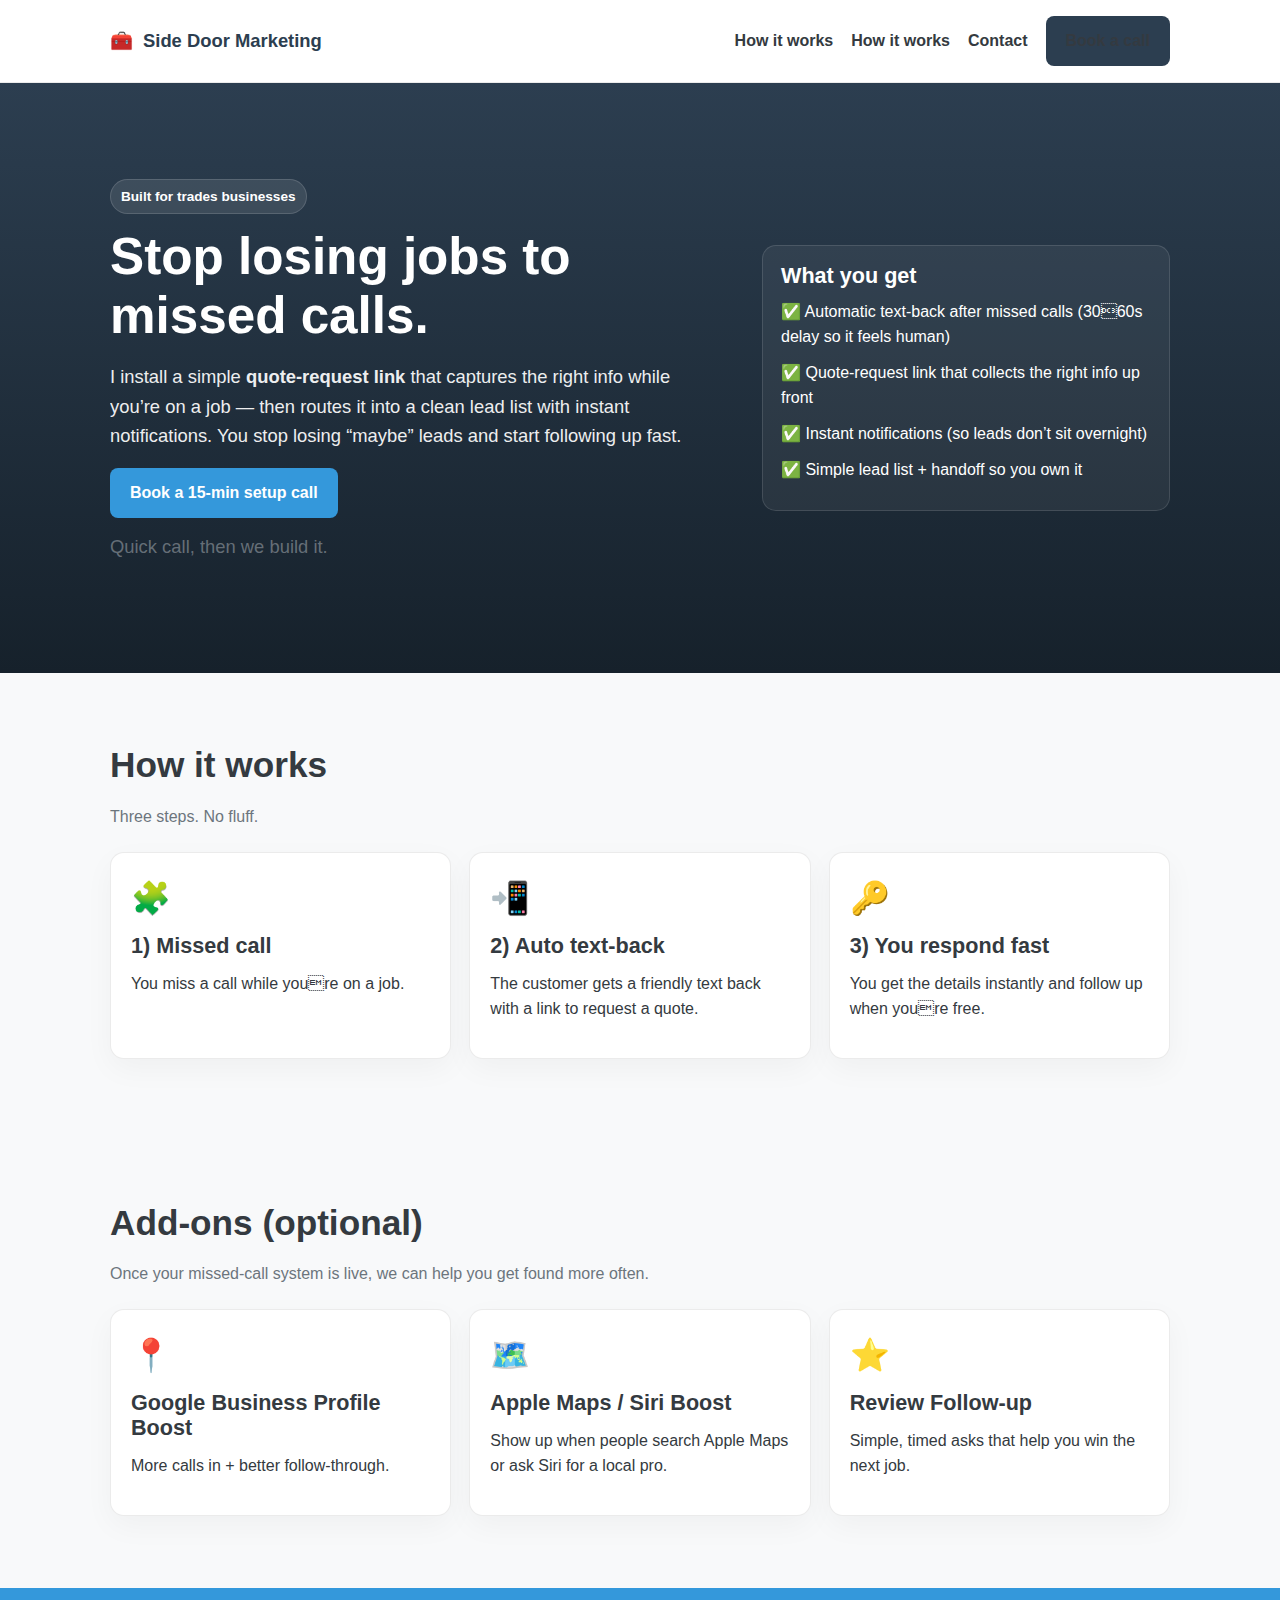
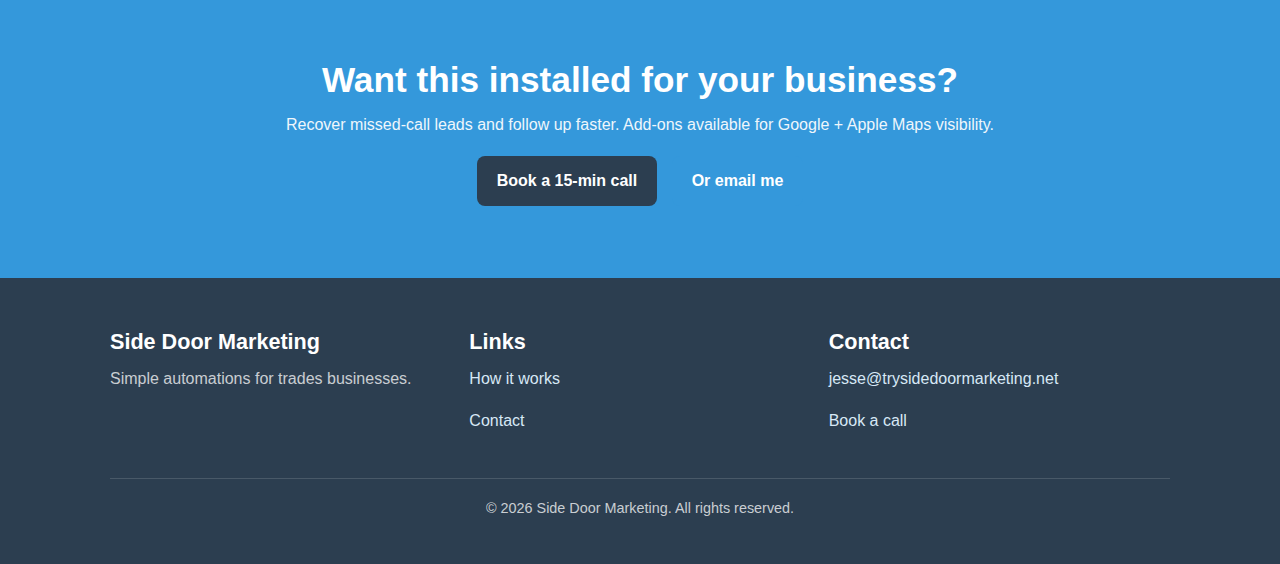
<file: index.html>
<!DOCTYPE html>
<html lang="en">
<head>
  <meta charset="UTF-8" />
  <meta name="viewport" content="width=device-width, initial-scale=1.0" />
  <title>Side Door Marketing — Stop Losing Jobs to Missed Calls</title>
  <meta name="description" content="Stop losing jobs to missed calls. We set up automatic text-back + a quote-request link + instant notifications so leads don't slip away." />
  <style>
    :root {
      --primary: #3498db;
      --secondary: #2c3e50;
      --accent: #e74c3c;
      --light: #f8f9fa;
      --dark: #343a40;
      --muted: #6c757d;
      --success: #28a745;
      --card: #ffffff;
      --border: rgba(0,0,0,0.08);
    }

    * { margin: 0; padding: 0; box-sizing: border-box; }

    body {
      font-family: 'Segoe UI', Tahoma, Geneva, Verdana, sans-serif;
      line-height: 1.6;
      color: var(--dark);
      background: var(--light);
    }

    .container {
      width: 100%;
      max-width: 1100px;
      margin: 0 auto;
      padding: 0 20px;
    }

    section { padding: 72px 0; }

    h1, h2, h3 { line-height: 1.15; }
    h1 { font-size: 3.2rem; font-weight: 800; margin-bottom: 16px; }
    h2 { font-size: 2.2rem; font-weight: 700; margin-bottom: 18px; }
    h3 { font-size: 1.35rem; font-weight: 700; margin-bottom: 12px; }

    p { margin-bottom: 1rem; }

    .muted { color: var(--muted); }

    .btn {
      display: inline-block;
      padding: 12px 20px;
      background: var(--primary);
      color: white;
      text-decoration: none;
      border-radius: 8px;
      font-weight: 700;
      transition: transform 0.15s ease, box-shadow 0.15s ease, background 0.15s ease;
      border: none;
      cursor: pointer;
      font-size: 1rem;
    }

    .btn:hover {
      background: #2980b9;
      transform: translateY(-1px);
      box-shadow: 0 8px 22px rgba(0,0,0,0.10);
    }

    .btn-secondary { background: var(--secondary); }
    .btn-secondary:hover { background: #1e2b38; }

    /* Header */
    header {
      background: white;
      border-bottom: 1px solid var(--border);
      position: sticky;
      top: 0;
      z-index: 100;
    }

    .navbar {
      display: flex;
      justify-content: space-between;
      align-items: center;
      padding: 16px 0;
      gap: 16px;
    }

    .logo {
      font-size: 1.15rem;
      font-weight: 800;
      color: var(--secondary);
      text-decoration: none;
      display: flex;
      align-items: center;
      gap: 10px;
      white-space: nowrap;
    }

    .nav-links { display: flex; list-style: none; gap: 18px; align-items: center; }
    .nav-links a { text-decoration: none; color: var(--dark); font-weight: 600; }
    .nav-links a:hover { color: var(--primary); }

    .mobile-menu-btn {
      display: none;
      background: none;
      border: none;
      cursor: pointer;
      font-size: 1.6rem;
      padding: 6px 10px;
      border-radius: 8px;
    }

    /* Hero */
    .hero {
      background: linear-gradient(180deg, var(--secondary), #16212b);
      color: white;
      padding: 96px 0;
      text-align: left;
    }

    .hero-grid {
      display: grid;
      grid-template-columns: 1.2fr 0.8fr;
      gap: 40px;
      align-items: center;
    }

    .hero p {
      font-size: 1.15rem;
      opacity: 0.92;
      max-width: 46rem;
    }

    .hero .cta-row { display: flex; flex-wrap: wrap; gap: 12px; margin-top: 18px; }

    .hero-bullets {
      background: rgba(255,255,255,0.06);
      border: 1px solid rgba(255,255,255,0.12);
      border-radius: 14px;
      padding: 18px;
    }

    .hero-bullets ul { list-style: none; }
    .hero-bullets li { margin: 10px 0; }

    .pill {
      display: inline-block;
      padding: 6px 10px;
      background: rgba(255,255,255,0.10);
      border: 1px solid rgba(255,255,255,0.14);
      border-radius: 999px;
      font-weight: 700;
      font-size: 0.85rem;
      margin-bottom: 14px;
    }

    /* Cards / grids */
    .grid-3 {
      display: grid;
      grid-template-columns: repeat(3, 1fr);
      gap: 18px;
      margin-top: 22px;
    }

    .card {
      background: var(--card);
      border: 1px solid var(--border);
      border-radius: 14px;
      padding: 20px;
      box-shadow: 0 10px 30px rgba(0,0,0,0.04);
    }

    .card .icon { font-size: 2rem; margin-bottom: 10px; }

    /* CTA band */
    .cta-band {
      background: var(--primary);
      color: white;
      text-align: center;
      padding: 72px 0;
    }

    .cta-band h2 { margin-bottom: 12px; }

    /* Footer */
    footer {
      background: var(--secondary);
      color: white;
      padding: 52px 0 28px;
    }

    .footer-grid {
      display: grid;
      grid-template-columns: repeat(3, 1fr);
      gap: 18px;
      margin-bottom: 28px;
    }

    footer a { color: #d7e8f6; text-decoration: none; }
    footer a:hover { text-decoration: underline; }

    .footer-bottom {
      border-top: 1px solid rgba(255,255,255,0.14);
      padding-top: 18px;
      text-align: center;
      font-size: 0.9rem;
      color: rgba(255,255,255,0.75);
    }

    /* Responsive */
    @media (max-width: 900px) {
      .hero-grid { grid-template-columns: 1fr; }
      .grid-3 { grid-template-columns: 1fr; }
      .footer-grid { grid-template-columns: 1fr; }
    }

    @media (max-width: 768px) {
      h1 { font-size: 2.5rem; }
      h2 { font-size: 1.9rem; }

      .mobile-menu-btn { display: inline-block; }

      .nav-links {
        position: fixed;
        top: 64px;
        left: 0;
        right: 0;
        background: white;
        flex-direction: column;
        padding: 16px 0;
        border-bottom: 1px solid var(--border);
        transform: translateY(-150%);
        transition: transform 0.2s ease;
      }

      .nav-links.active { transform: translateY(0); }
    }
  </style>
</head>
<body>
  <header>
    <div class="container">
      <nav class="navbar">
        <a href="index.html" class="logo">🧰 <span>Side Door Marketing</span></a>
        <button class="mobile-menu-btn" aria-label="Open menu">☰</button>
        <ul class="nav-links">
          <li><a href="#how">How it works</a></li>
          <li><a href="#how">How it works</a></li>
          <li><a href="contact.html">Contact</a></li>
          <li><a class="btn btn-secondary" href="https://calendly.com/jesse981/automation-audit">Book a call</a></li>
        </ul>
      </nav>
    </div>
  </header>

  <section class="hero">
    <div class="container">
      <div class="hero-grid">
        <div>
          <div class="pill">Built for trades businesses</div>
          <h1>Stop losing jobs to missed calls.</h1>
          <p>
            I install a simple <strong>quote-request link</strong> that captures the right info while you’re on a job —
            then routes it into a clean lead list with instant notifications.
            You stop losing “maybe” leads and start following up fast.
          </p>

          <div class="cta-row">
            <a class="btn" href="https://calendly.com/jesse981/automation-audit">Book a 15‑min setup call</a>
            </div>

          <p class="muted" style="margin-top: 14px;">
            Quick call, then we build it.
          </p>
        </div>

        <div class="hero-bullets">
          <h3 style="margin-bottom: 10px;">What you get</h3>
          <ul>
            <li>✅ Automatic text-back after missed calls (3060s delay so it feels human)</li>
            <li>✅ Quote-request link that collects the right info up front</li>
            <li>✅ Instant notifications (so leads don’t sit overnight)</li>
            <li>✅ Simple lead list + handoff so you own it</li>
          </ul>
        </div>
      </div>
    </div>
  </section>

  <section id="how">
    <div class="container">
      <h2>How it works</h2>
      <p class="muted">Three steps. No fluff.</p>

      <div class="grid-3">
        <div class="card">
          <div class="icon">🧩</div>
          <h3>1) Missed call</h3>
          <p>You miss a call while youre on a job.</p>
        </div>
        <div class="card">
          <div class="icon">📲</div>
          <h3>2) Auto text-back</h3>
          <p>The customer gets a friendly text back with a link to request a quote.</p>
        </div>
        <div class="card">
          <div class="icon">🔑</div>
          <h3>3) You respond fast</h3>
          <p>You get the details instantly and follow up when youre free.</p>
        </div>
      </div>
    </div>
  </section>


  <section id="addons">
    <div class="container">
      <h2>Add-ons (optional)</h2>
      <p class="muted">Once your missed-call system is live, we can help you get found more often.</p>

      <div class="grid-3">
        <div class="card">
          <div class="icon">📍</div>
          <h3>Google Business Profile Boost</h3>
          <p>More calls in + better follow-through.</p>
        </div>
        <div class="card">
          <div class="icon">🗺️</div>
          <h3>Apple Maps / Siri Boost</h3>
          <p>Show up when people search Apple Maps or ask Siri for a local pro.</p>
        </div>
        <div class="card">
          <div class="icon">⭐</div>
          <h3>Review Follow-up</h3>
          <p>Simple, timed asks that help you win the next job.</p>
        </div>
      </div>
    </div>
  </section>

<section class="cta-band">
    <div class="container">
      <h2>Want this installed for your business?</h2>
      <p style="opacity: 0.92; max-width: 52rem; margin: 0 auto 18px;">
        Recover missed-call leads and follow up faster. Add-ons available for Google + Apple Maps visibility.
      </p>
      <a class="btn btn-secondary" href="https://calendly.com/jesse981/automation-audit">Book a 15‑min call</a>
      <a class="btn" style="margin-left: 10px;" href="contact.html">Or email me</a>
    </div>
  </section>

  <footer>
    <div class="container">
      <div class="footer-grid">
        <div>
          <h3>Side Door Marketing</h3>
          <p class="muted" style="color: rgba(255,255,255,0.75);">Simple automations for trades businesses.</p>
        </div>
        <div>
          <h3>Links</h3>
          <p><a href="#how">How it works</a></p>
          <p><a href="contact.html">Contact</a></p>
        </div>
        <div>
          <h3>Contact</h3>
          <p><a href="mailto:jesse@trysidedoormarketing.net">jesse@trysidedoormarketing.net</a></p>
          <p><a href="https://calendly.com/jesse981/automation-audit">Book a call</a></p>
        </div>
      </div>

      <div class="footer-bottom">
        <p>&copy; 2026 Side Door Marketing. All rights reserved.</p>
      </div>
    </div>
  </footer>

  <script>
    const mobileMenuBtn = document.querySelector('.mobile-menu-btn');
    const navLinks = document.querySelector('.nav-links');
    mobileMenuBtn.addEventListener('click', () => navLinks.classList.toggle('active'));
  </script>
</body>
</html>
</file>
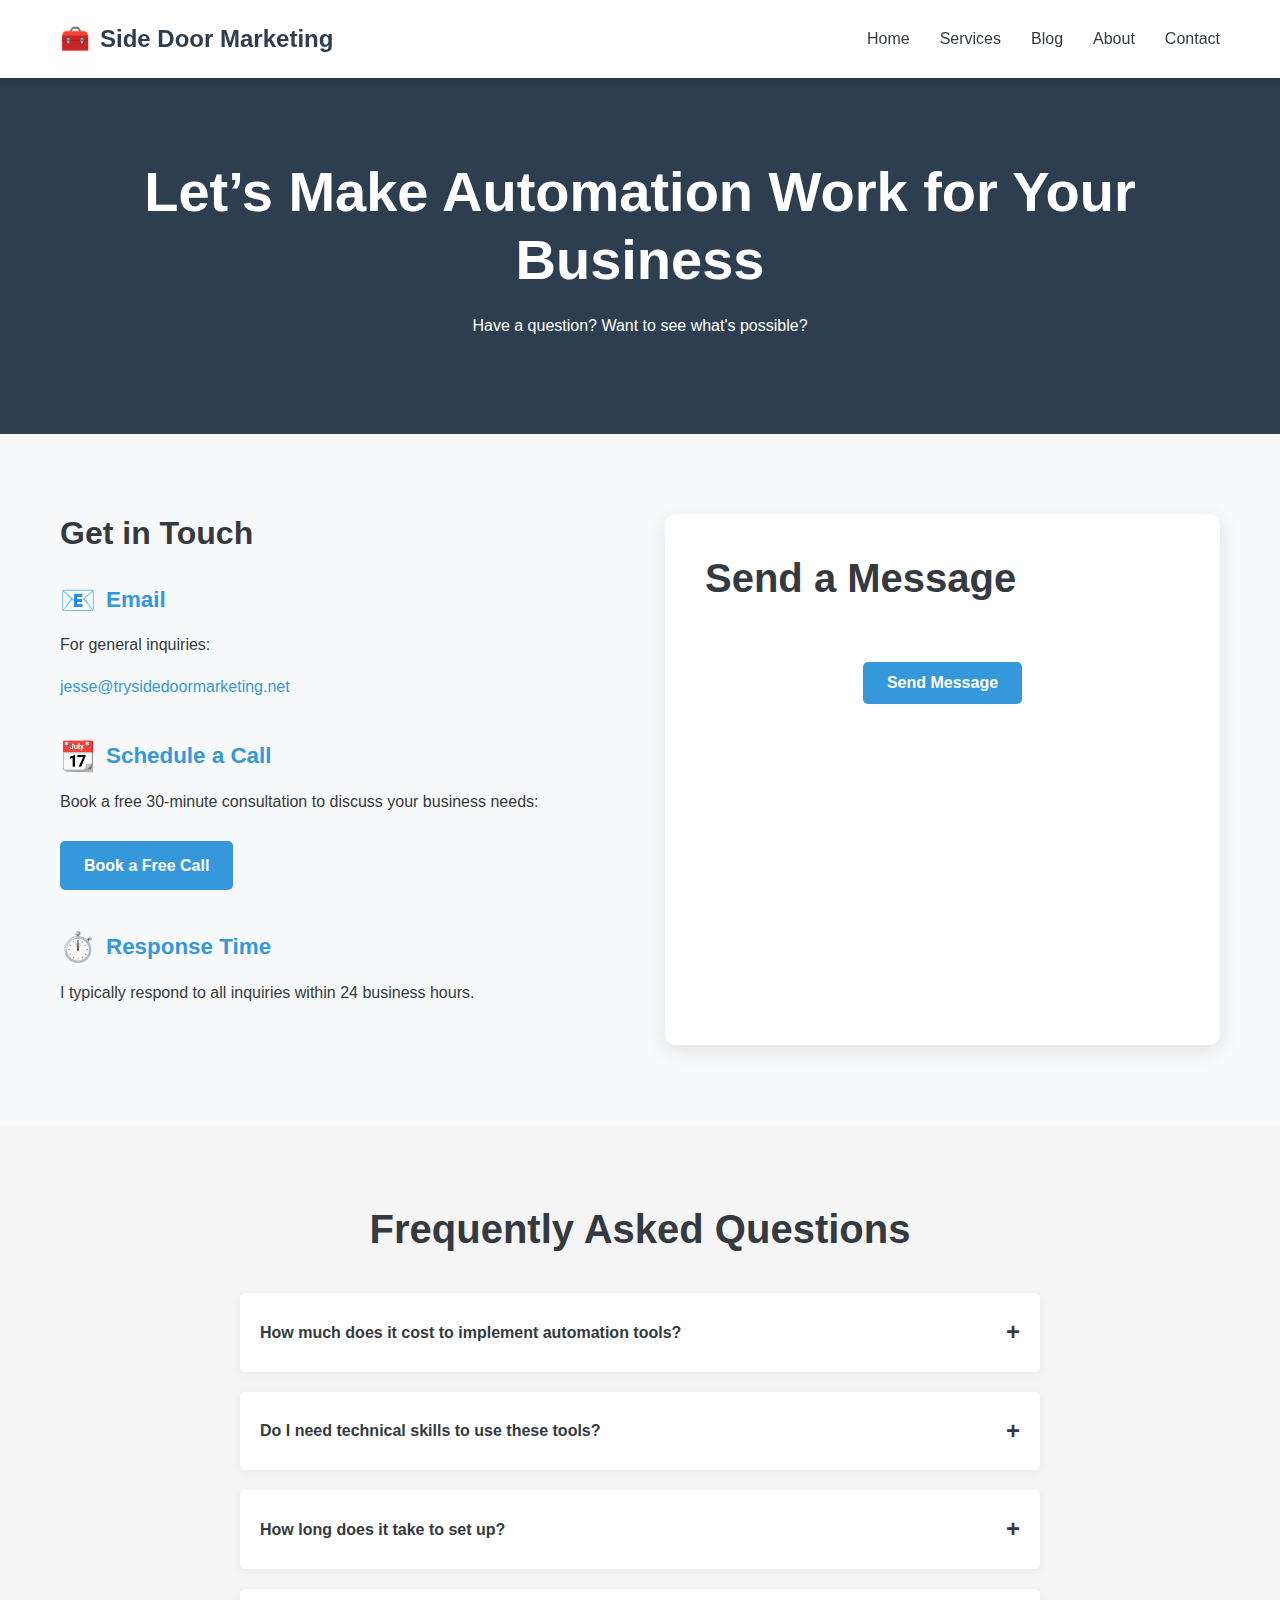
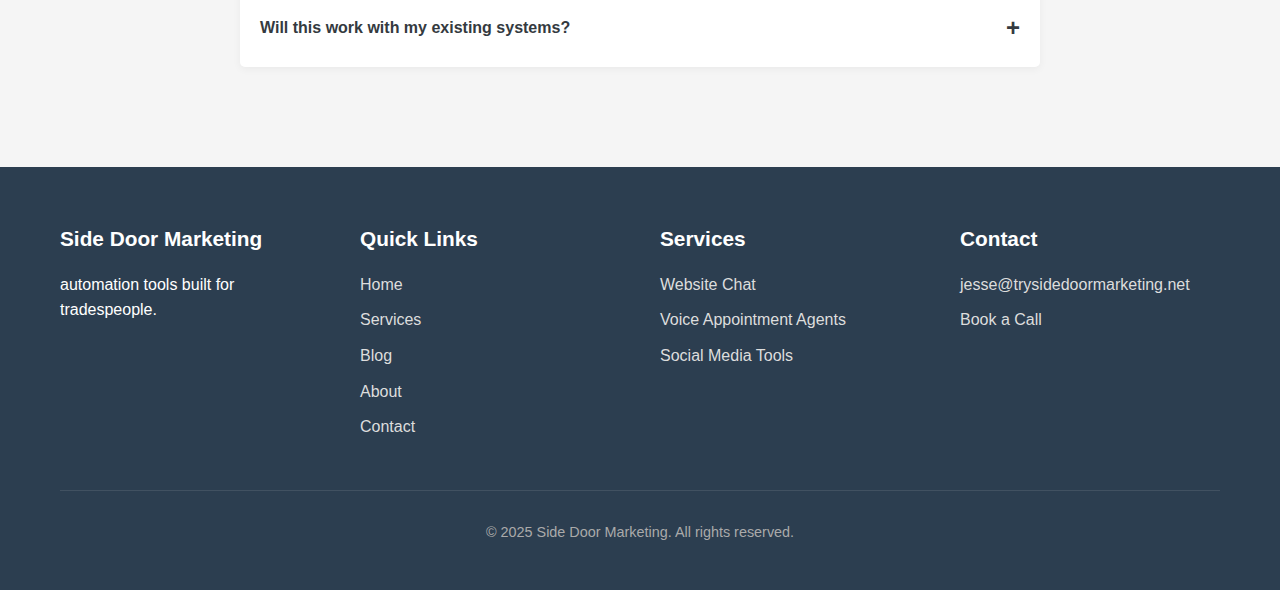
<file: contact.html>
<!DOCTYPE html>
<html lang="en">
<head>
    <meta charset="UTF-8">
    <meta name="viewport" content="width=device-width, initial-scale=1.0">
    <title>Contact - Side Door Marketing</title>
    <style>
        /* Base styles */
        :root {
            --primary: #3498db;
            --secondary: #2c3e50;
            --accent: #e74c3c;
            --light: #f8f9fa;
            --dark: #343a40;
            --success: #28a745;
        }
        
        * {
            margin: 0;
            padding: 0;
            box-sizing: border-box;
        }
        
        body {
            font-family: 'Segoe UI', Tahoma, Geneva, Verdana, sans-serif;
            line-height: 1.6;
            color: var(--dark);
            background-color: var(--light);
        }
        
        .container {
            width: 100%;
            max-width: 1200px;
            margin: 0 auto;
            padding: 0 20px;
        }
        
        section {
            padding: 60px 0;
        }
        
        h1, h2, h3, h4 {
            margin-bottom: 20px;
            line-height: 1.2;
        }
        
        h1 {
            font-size: 3.5rem;
            font-weight: 700;
        }
        
        h2 {
            font-size: 2.5rem;
            font-weight: 600;
        }
        
        h3 {
            font-size: 1.8rem;
            font-weight: 600;
        }
        
        p {
            margin-bottom: 1rem;
        }
        
        .btn {
            display: inline-block;
            padding: 12px 24px;
            background-color: var(--primary);
            color: white;
            text-decoration: none;
            border-radius: 5px;
            font-weight: 600;
            transition: all 0.3s ease;
            cursor: pointer;
            border: none;
            font-size: 1rem;
        }
        
        .btn:hover {
            background-color: #2980b9;
            transform: translateY(-2px);
            box-shadow: 0 4px 8px rgba(0,0,0,0.1);
        }
        
        .text-center {
            text-align: center;
        }
        
        .mb-4 {
            margin-bottom: 40px;
        }
        
        .mb-2 {
            margin-bottom: 20px;
        }
        
        /* Header styles */
        header {
            background-color: white;
            box-shadow: 0 2px 10px rgba(0,0,0,0.1);
            position: sticky;
            top: 0;
            z-index: 100;
        }
        
        .navbar {
            display: flex;
            justify-content: space-between;
            align-items: center;
            padding: 20px 0;
        }
        
        .logo {
            font-size: 1.5rem;
            font-weight: 700;
            color: var(--secondary);
            text-decoration: none;
            display: flex;
            align-items: center;
        }
        
        .logo span {
            margin-left: 10px;
        }
        
        .nav-links {
            display: flex;
            list-style: none;
        }
        
        .nav-links li {
            margin-left: 30px;
        }
        
        .nav-links a {
            text-decoration: none;
            color: var(--dark);
            font-weight: 500;
            transition: color 0.3s ease;
        }
        
        .nav-links a:hover {
            color: var(--primary);
        }
        
        .mobile-menu-btn {
            display: none;
            background: none;
            border: none;
            cursor: pointer;
            font-size: 1.5rem;
        }
        
        /* Contact page styles */
        .contact-header {
            background-color: var(--secondary);
            color: white;
            padding: 80px 0;
            text-align: center;
        }
        
        .contact-content {
            padding: 80px 0;
        }
        
        .contact-grid {
            display: grid;
            grid-template-columns: 1fr 1fr;
            gap: 50px;
        }
        
        .contact-info h2 {
            font-size: 2rem;
            margin-bottom: 30px;
        }
        
        .contact-method {
            margin-bottom: 40px;
        }
        
        .contact-method h3 {
            font-size: 1.4rem;
            margin-bottom: 15px;
            color: var(--primary);
            display: flex;
            align-items: center;
        }
        
        .contact-method h3 span {
            margin-right: 10px;
            font-size: 1.8rem;
        }
        
        .contact-form {
            background-color: white;
            padding: 40px;
            border-radius: 10px;
            box-shadow: 0 5px 20px rgba(0,0,0,0.1);
        }
        
        .form-group {
            margin-bottom: 20px;
        }
        
        .form-group label {
            display: block;
            margin-bottom: 8px;
            font-weight: 500;
        }
        
        .form-group input,
        .form-group select,
        .form-group textarea {
            width: 100%;
            padding: 12px 15px;
            border: 1px solid #ddd;
            border-radius: 5px;
            font-size: 1rem;
            font-family: inherit;
        }
        
        .form-group textarea {
            height: 150px;
            resize: vertical;
        }
        
        .form-submit {
            margin-top: 30px;
            text-align: center;
            padding: 20px;
        }
        
        /* FAQ Section */
        .faq-section {
            background-color: #f5f5f5;
            padding: 80px 0;
        }
        
        .faq-container {
            max-width: 800px;
            margin: 0 auto;
        }
        
        .faq-item {
            margin-bottom: 20px;
            background-color: white;
            border-radius: 5px;
            box-shadow: 0 2px 8px rgba(0,0,0,0.05);
            overflow: hidden;
        }
        
        .faq-question {
            padding: 20px;
            cursor: pointer;
            font-weight: 600;
            display: flex;
            justify-content: space-between;
            align-items: center;
        }
        
        .faq-question::after {
            content: "+";
            font-size: 1.5rem;
        }
        
        .faq-question.active::after {
            content: "-";
        }
        
        .faq-answer {
            padding: 0 20px;
            max-height: 0;
            overflow: hidden;
            transition: max-height 0.3s ease, padding 0.3s ease;
        }
        
        .faq-answer.active {
            padding: 0 20px 20px;
            max-height: 200px;
        }
        
        /* Footer */
        footer {
            background-color: var(--secondary);
            color: white;
            padding: 60px 0 30px;
        }
        
        .footer-content {
            display: grid;
            grid-template-columns: repeat(auto-fit, minmax(200px, 1fr));
            gap: 40px;
            margin-bottom: 40px;
        }
        
        .footer-col h3 {
            margin-bottom: 20px;
            font-size: 1.3rem;
        }
        
        .footer-col ul {
            list-style: none;
        }
        
        .footer-col ul li {
            margin-bottom: 10px;
        }
        
        .footer-col a {
            color: #ddd;
            text-decoration: none;
            transition: color 0.3s ease;
        }
        
        .footer-col a:hover {
            color: white;
        }
        
        .footer-bottom {
            border-top: 1px solid rgba(255,255,255,0.1);
            padding-top: 30px;
            text-align: center;
            font-size: 0.9rem;
            color: #aaa;
        }
        
        /* Responsive design */
        @media (max-width: 768px) {
            h1 {
                font-size: 2.5rem;
            }
            
            h2 {
                font-size: 2rem;
            }
            
            .contact-grid {
                grid-template-columns: 1fr;
            }
            
            .contact-form {
                order: -1;
            }
            
            .mobile-menu-btn {
                display: block;
            }
            
            .nav-links {
                position: fixed;
                top: 80px;
                left: 0;
                right: 0;
                background-color: white;
                flex-direction: column;
                align-items: center;
                padding: 20px 0;
                box-shadow: 0 5px 10px rgba(0,0,0,0.1);
                transform: translateY(-150%);
                transition: transform 0.3s ease;
            }
            
            .nav-links.active {
                transform: translateY(0);
            }
            
            .nav-links li {
                margin: 15px 0;
            }
        }
    </style>
</head>
<body>
    <!-- Header -->
    <header>
        <div class="container">
            <nav class="navbar">
                <a href="index.html" class="logo">
                    🧰 <span>Side Door Marketing</span>
                </a>
                <button class="mobile-menu-btn">☰</button>
                <ul class="nav-links">
                    <li><a href="index.html">Home</a></li>
                    <li><a href="services.html">Services</a></li>
                    <li><a href="blog.html">Blog</a></li>
                    <li><a href="about.html">About</a></li>
                    <li><a href="contact.html">Contact</a></li>
                </ul>
            </nav>
        </div>
    </header>

    <!-- Contact Header -->
    <section class="contact-header">
        <div class="container">
            <h1>Let’s Make Automation Work for Your Business</h1>
            <p>Have a question? Want to see what's possible?</p>
        </div>
    </section>

    <!-- Contact Content -->
    <section class="contact-content">
        <div class="container">
            <div class="contact-grid">
                <div class="contact-info">
                    <h2>Get in Touch</h2>
                    <div class="contact-method">
                        <h3><span>📧</span> Email</h3>
                        <p>For general inquiries:</p>
                        <a href="mailto:jesse@trysidedoormarketing.net" style="color: var(--primary); text-decoration: none; font-weight: 500;">jesse@trysidedoormarketing.net</a>
                    </div>
                    <div class="contact-method">
                        <h3><span>📆</span> Schedule a Call</h3>
                        <p>Book a free 30-minute consultation to discuss your business needs:</p>
                        <a href="https://calendly.com/jesse981/automation-audit" class="btn" style="margin-top: 10px;">Book a Free Call</a>
                    </div>
                    <div class="contact-method">
                        <h3><span>⏱️</span> Response Time</h3>
                        <p>I typically respond to all inquiries within 24 business hours.</p>
                    </div>
                </div>
                <div class="contact-form">
                    <h2 class="mb-4">Send a Message</h2>
                    <form action="mailto:jesse@trysidedoormarketing.net?subject=Website%20Inquiry">
                        <div class="form-submit" style="padding: 20px; text-align: center;">
                            <button type="submit" class="btn">Send Message</button>
                        </div>
                    </form>
                </div>
            </div>
        </div>
    </section>

    <!-- FAQ Section -->
    <section class="faq-section">
        <div class="container">
            <h2 class="text-center mb-4">Frequently Asked Questions</h2>
            <div class="faq-container">
                <div class="faq-item">
                    <div class="faq-question">How much does it cost to implement automation tools?</div>
                    <div class="faq-answer">
                        <p>Costs vary based on your specific needs, but most small trades businesses invest between $300-$800 initially, plus $50-$150 monthly for the tools. I focus on solutions with fast ROI—most clients see positive returns within the first month through time savings and increased bookings.</p>
                    </div>
                </div>
                <div class="faq-item">
                    <div class="faq-question">Do I need technical skills to use these tools?</div>
                    <div class="faq-answer">
                        <p>Not at all. I set everything up so it's easy to use and maintain, even if you're not tech-savvy. Most systems can be managed right from your phone, and I provide training as part of the setup process.</p>
                    </div>
                </div>
                <div class="faq-item">
                    <div class="faq-question">How long does it take to set up?</div>
                    <div class="faq-answer">
                        <p>Most automation tools can be implemented within 2-3 weeks. We start with a 30-minute consultation, followed by 1-2 working sessions to customize your tools, and then a training session to ensure you're comfortable using everything.</p>
                    </div>
                </div>
                <div class="faq-item">
                    <div class="faq-question">Will this work with my existing systems?</div>
                    <div class="faq-answer">
                        <p>Yes, these automation tools are designed to integrate with your existing calendar, email, and business management software. During our initial consultation, we'll review your current setup and ensure everything works together seamlessly.</p>
                    </div>
                </div>
            </div>
        </div>
    </section>

    <!-- Footer -->
    <footer>
        <div class="container">
            <div class="footer-content">
                <div class="footer-col">
                    <h3>Side Door Marketing</h3>
                    <p>automation tools built for tradespeople.</p>
                </div>
                <div class="footer-col">
                    <h3>Quick Links</h3>
                    <ul>
                        <li><a href="index.html">Home</a></li>
                        <li><a href="services.html">Services</a></li>
                        <li><a href="blog.html">Blog</a></li>
                        <li><a href="about.html">About</a></li>
                        <li><a href="contact.html">Contact</a></li>
                    </ul>
                </div>
                <div class="footer-col">
                    <h3>Services</h3>
                    <ul>
                        <li><a href="services.html">Website Chat</a></li>
                        <li><a href="services.html">Voice Appointment Agents</a></li>
                        <li><a href="services.html">Social Media Tools</a></li>
                    </ul>
                </div>
                <div class="footer-col">
                    <h3>Contact</h3>
                    <ul>
                        <li><a href="mailto:jesse@trysidedoormarketing.net">jesse@trysidedoormarketing.net</a></li>
                        <li><a href="https://calendly.com/jesse981/automation-audit">Book a Call</a></li>
                    </ul>
                </div>
            </div>
            <div class="footer-bottom">
                <p>&copy; 2025 Side Door Marketing. All rights reserved.</p>
            </div>
        </div>
    </footer>

    <!-- JavaScript for mobile menu toggle and FAQ accordion -->
    <script>
        // Mobile menu toggle
        const mobileMenuBtn = document.querySelector('.mobile-menu-btn');
        const navLinks = document.querySelector('.nav-links');
        
        mobileMenuBtn.addEventListener('click', () => {
            navLinks.classList.toggle('active');
        });
        
        // FAQ accordion
        const faqQuestions = document.querySelectorAll('.faq-question');
        
        faqQuestions.forEach(question => {
            question.addEventListener('click', () => {
                // Toggle active class on question
                question.classList.toggle('active');
                
                // Toggle active class on answer
                const answer = question.nextElementSibling;
                answer.classList.toggle('active');
                
                // Close other open FAQs
                faqQuestions.forEach(q => {
                    if (q !== question && q.classList.contains('active')) {
                        q.classList.remove('active');
                        q.nextElementSibling.classList.remove('active');
                    }
                });
            });
        });
    </script>
</body>
</html>
</file>
